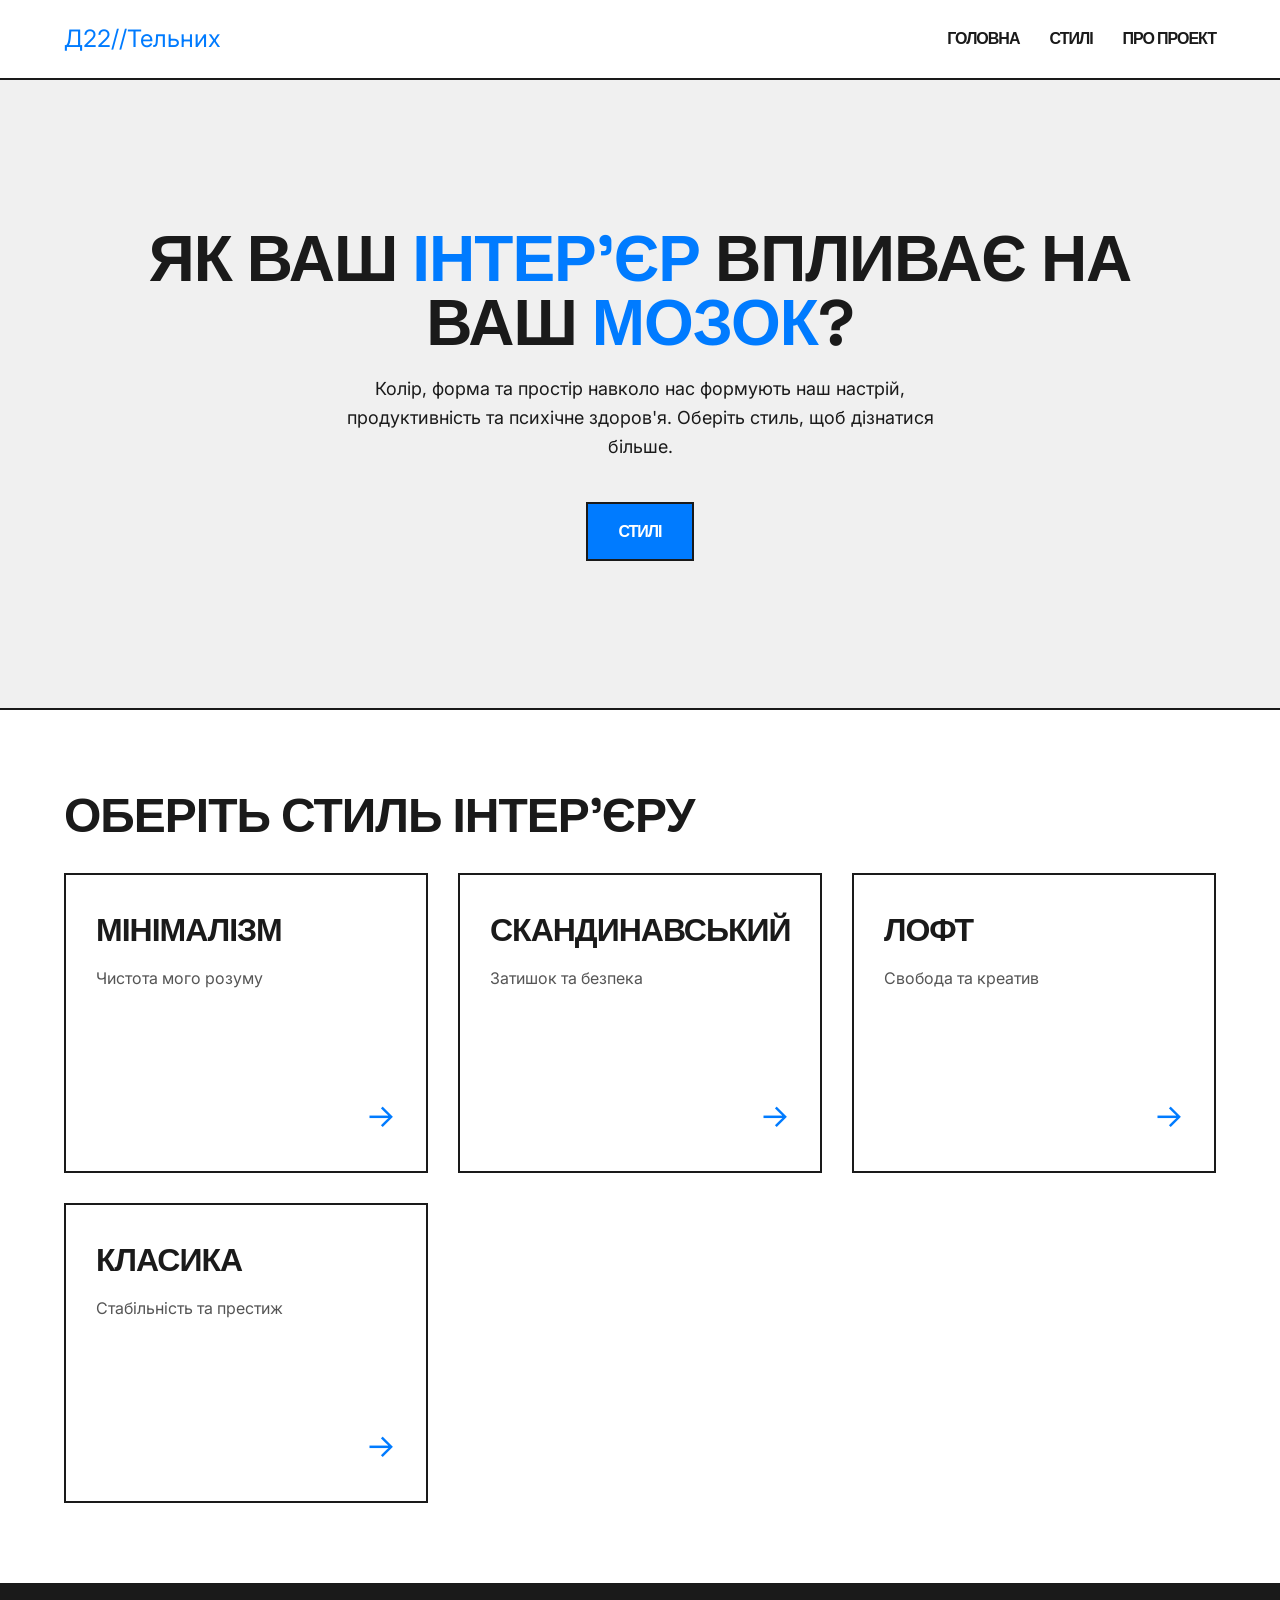
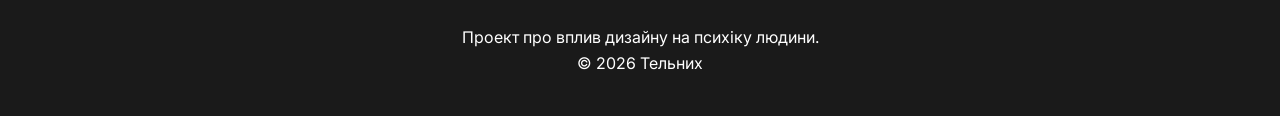
<file: index.html>
<!DOCTYPE html>
<html lang="uk">
<head>
    <meta charset="UTF-8">
    <meta name="viewport" content="width=device-width, initial-scale=1.0">
    <title>Психологія Інтер'єру | Простори та Емоції</title>
    <link rel="stylesheet" href="style.css">
</head>
<body>

    <nav class="navbar">
        <div class="logo">Д22//<span>Тельних</span></div>
        <ul class="nav-menu">
            <li><a href="index.html">Головна</a></li>
            <li><a href="#styles">Стилі</a></li>
            <li><a href="#">Про проект</a></li>
        </ul>
    </nav>

    <header class="header">
        <h1>Як ваш <span>інтер'єр</span> впливає на ваш <span>мозок</span>?</h1>
        <p>Колір, форма та простір навколо нас формують наш настрій, продуктивність та психічне здоров'я. Оберіть стиль, щоб дізнатися більше.</p>
        <a href="#styles" class="btn">Стилі</a>
    </header>

    <section id="styles" class="styles-list">
        <h2>Оберіть стиль інтер'єру</h2>
        
        <div class="cards-grid">
            <a href="minimalism.html" class="style-card">
                <div>
                    <h3 class="style-name">Мінімалізм</h3>
                    <p class="style-psych">Чистота мого розуму</p>
                </div>
                <div class="arrow">→</div>
            </a>

            <a href="scandinavian.html" class="style-card">
                <div>
                    <h3 class="style-name">Скандинавський</h3>
                    <p class="style-psych">Затишок та безпека</p>
                </div>
                <div class="arrow">→</div>
            </a>

            <a href="loft.html" class="style-card">
                <div>
                    <h3 class="style-name">Лофт</h3>
                    <p class="style-psych">Свобода та креатив</p>
                </div>
                <div class="arrow">→</div>
            </a>

            <a href="classic.html" class="style-card">
                <div>
                    <h3 class="style-name">Класика</h3>
                    <p class="style-psych">Стабільність та престиж</p>
                </div>
                <div class="arrow">→</div>
            </a>
        </div>
    </section>

    <footer class="footer">
        <p>Проект про вплив дизайну на психіку людини.</p>
        <p>&copy; 2026 Тельних</p>
    </footer>

</body>
</html>
</file>
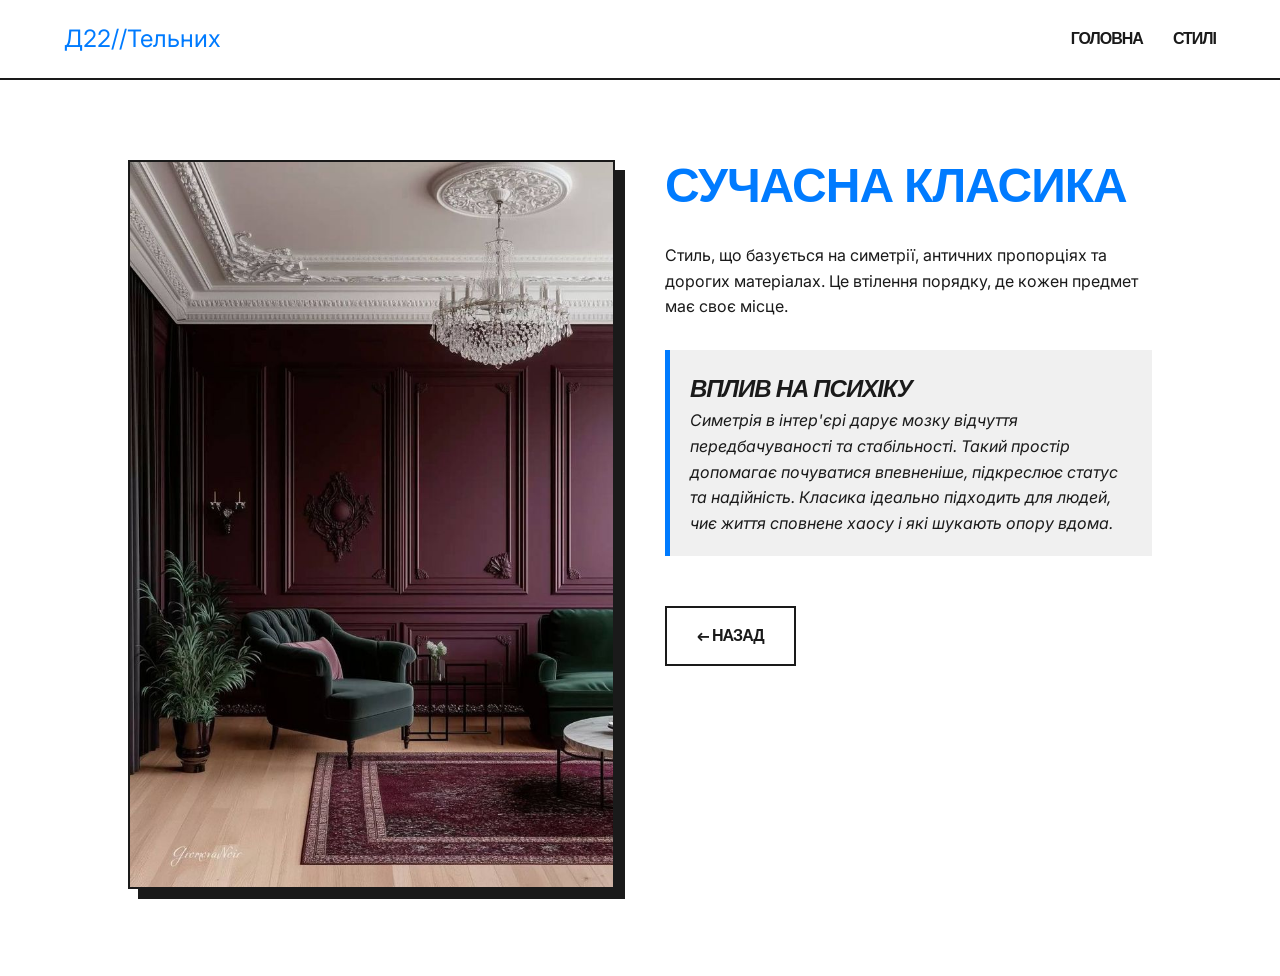
<file: classic.html>
<!DOCTYPE html>
<html lang="uk">
<head>
    <meta charset="UTF-8">
    <meta name="viewport" content="width=device-width, initial-scale=1.0">
    <title>Класика та Психіка</title>
    <link rel="stylesheet" href="style.css">
</head>
<body>
    <nav class="navbar">
        <div class="logo">Д22//<span>Тельних</span></div>
        <ul class="nav-menu">
            <li><a href="index.html">Головна</a></li>
            <li><a href="index.html#styles">Стилі</a></li>
        </ul>
    </nav>

    <section class="style-detail">
        <div class="detail-container">
            <div class="detail-image">
                <img src="img/клас.jpg" alt="Класичний інтер'єр">
            </div>
            <div class="detail-text">
                <h2>Сучасна Класика</h2>
                <p>Стиль, що базується на симетрії, античних пропорціях та дорогих матеріалах. Це втілення порядку, де кожен предмет має своє місце.</p>
                
                <div class="psych-effect">
                    <h3>Вплив на психіку</h3>
                    <p>Симетрія в інтер'єрі дарує мозку відчуття передбачуваності та стабільності. Такий простір допомагає почуватися впевненіше, підкреслює статус та надійність. Класика ідеально підходить для людей, чиє життя сповнене хаосу і які шукають опору вдома.</p>
                </div>
                <a href="index.html#styles" class="btn btn-back">← Назад</a>
            </div>
        </div>
    </section>
</body>
</html>
</file>
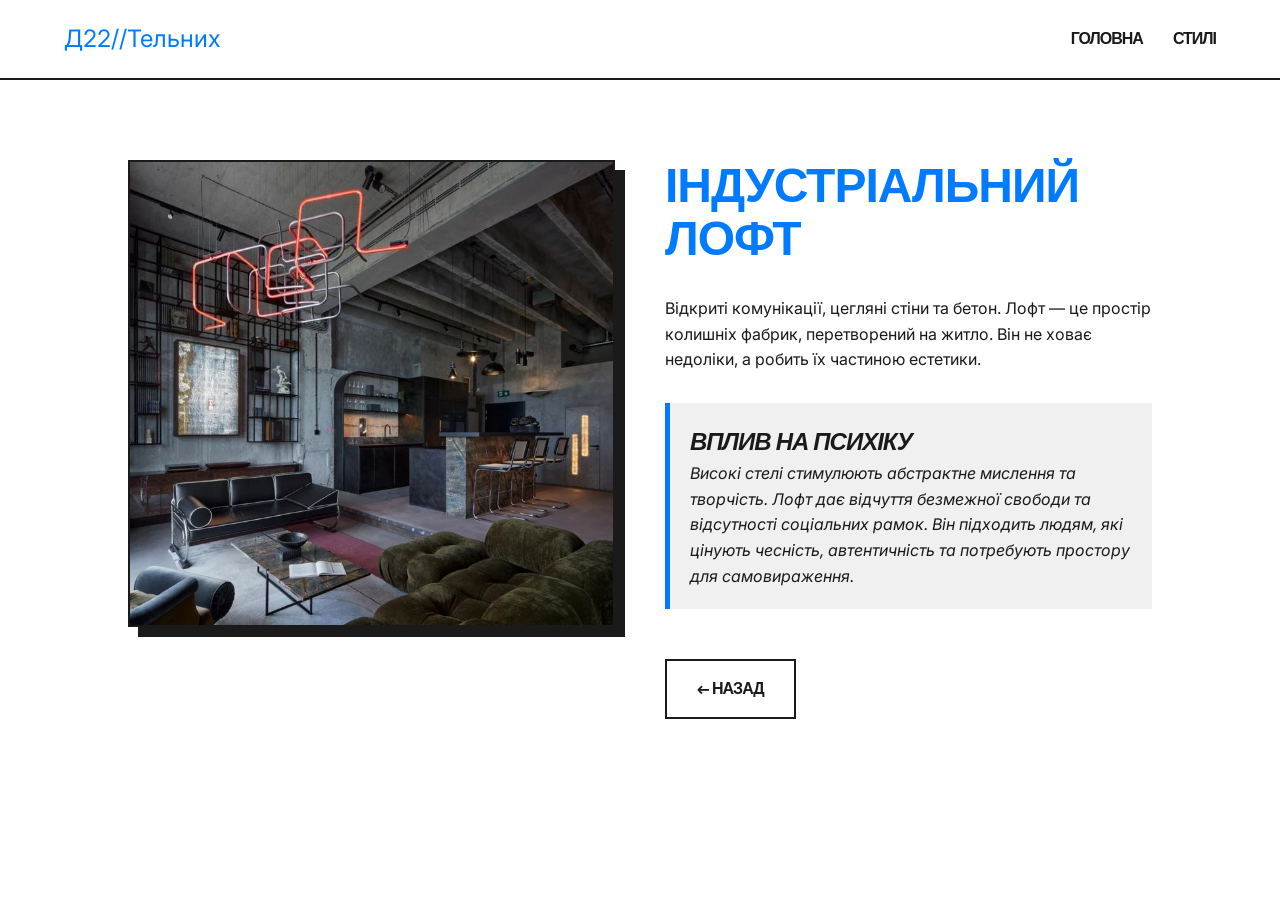
<file: loft.html>
<!DOCTYPE html>
<html lang="uk">
<head>
    <meta charset="UTF-8">
    <meta name="viewport" content="width=device-width, initial-scale=1.0">
    <title>Лофт та Психіка</title>
    <link rel="stylesheet" href="style.css">
</head>
<body>
    <nav class="navbar">
        <div class="logo">Д22//<span>Тельних</span></div>
        <ul class="nav-menu">
            <li><a href="index.html">Головна</a></li>
            <li><a href="index.html#styles">Стилі</a></li>
        </ul>
    </nav>

    <section class="style-detail">
        <div class="detail-container">
            <div class="detail-image">
                <img src="img/лофт.jpg" alt="Інтер'єр лофт">
            </div>
            <div class="detail-text">
                <h2>Індустріальний Лофт</h2>
                <p>Відкриті комунікації, цегляні стіни та бетон. Лофт — це простір колишніх фабрик, перетворений на житло. Він не ховає недоліки, а робить їх частиною естетики.</p>
                
                <div class="psych-effect">
                    <h3>Вплив на психіку</h3>
                    <p>Високі стелі стимулюють абстрактне мислення та творчість. Лофт дає відчуття безмежної свободи та відсутності соціальних рамок. Він підходить людям, які цінують чесність, автентичність та потребують простору для самовираження.</p>
                </div>
                <a href="index.html#styles" class="btn btn-back">← Назад</a>
            </div>
        </div>
    </section>
</body>
</html>
</file>
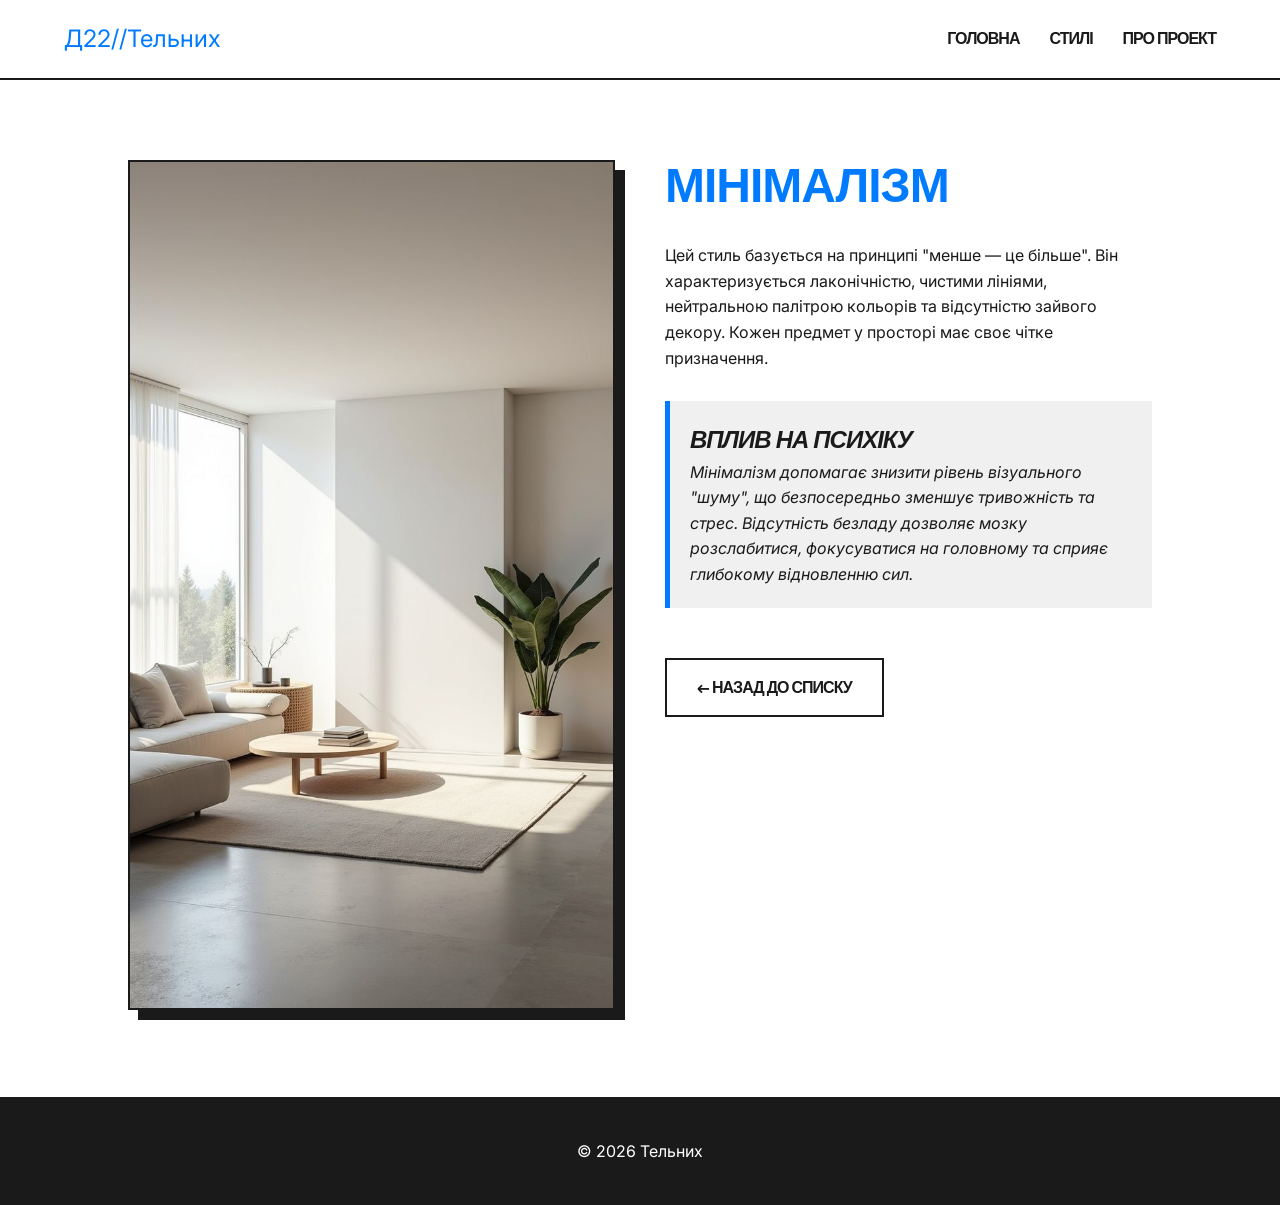
<file: minimalism.html>
<!DOCTYPE html>
<html lang="uk">
<head>
    <meta charset="UTF-8">
    <meta name="viewport" content="width=device-width, initial-scale=1.0">
    <title>Мінімалізм та Психіка </title>
    <link rel="stylesheet" href="style.css">
</head>
<body>

    <nav class="navbar">
        <div class="logo">Д22//<span>Тельних</span></div>
        <ul class="nav-menu">
            <li><a href="index.html">Головна</a></li>
            <li><a href="index.html#styles">Стилі</a></li>
            <li><a href="#">Про проект</a></li>
        </ul>
    </nav>

    <section class="style-detail">
        <div class="detail-container">
            <div class="detail-image">
                <img src="img/мин.jpg" alt="Інтер'єр в стилі мінімалізм">
            </div>

            <div class="detail-text">
                <h2>Мінімалізм</h2>
                <p>Цей стиль базується на принципі "менше — це більше". Він характеризується лаконічністю, чистими лініями, нейтральною палітрою кольорів та відсутністю зайвого декору. Кожен предмет у просторі має своє чітке призначення.</p>
                
                <div class="psych-effect">
                    <h3>Вплив на психіку</h3>
                    <p>Мінімалізм допомагає знизити рівень візуального "шуму", що безпосередньо зменшує тривожність та стрес. Відсутність безладу дозволяє мозку розслабитися, фокусуватися на головному та сприяє глибокому відновленню сил.</p>
                </div>

                <a href="index.html#styles" class="btn btn-back">← Назад до списку</a>
            </div>
        </div>
    </section>

    <footer class="footer">
        <p>&copy; 2026 Тельних</p>
    </footer>

</body>
</html>
</file>
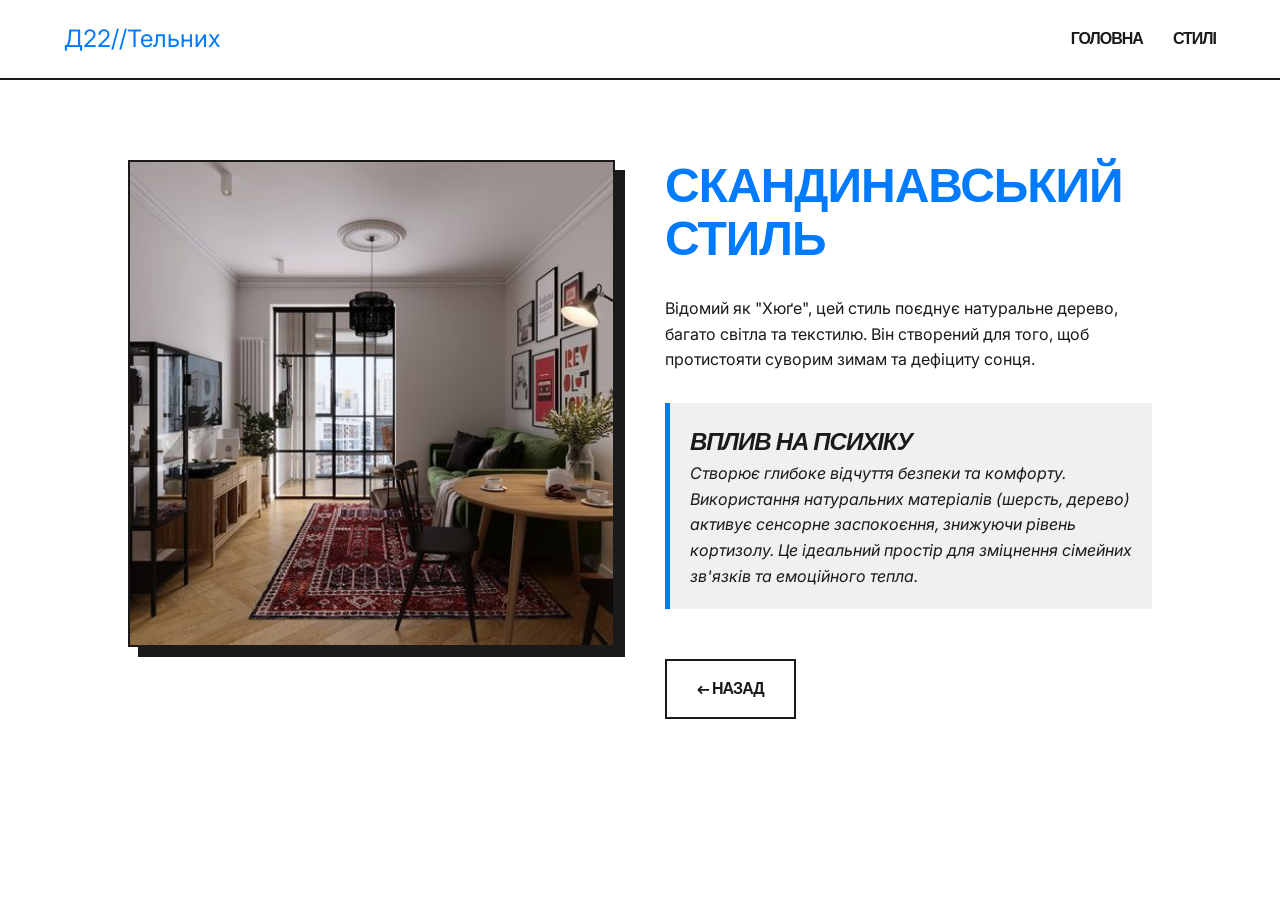
<file: scandinavian.html>
<!DOCTYPE html>
<html lang="uk">
<head>
    <meta charset="UTF-8">
    <meta name="viewport" content="width=device-width, initial-scale=1.0">
    <title>Скандинавський стиль та Психіка</title>
    <link rel="stylesheet" href="style.css">
</head>
<body>
    <nav class="navbar">
        <div class="logo">Д22//<span>Тельних</span></div>
        <ul class="nav-menu">
            <li><a href="index.html">Головна</a></li>
            <li><a href="index.html#styles">Стилі</a></li>
        </ul>
    </nav>

    <section class="style-detail">
        <div class="detail-container">
            <div class="detail-image">
                <img src="img/скан.jpg" alt="Скандинавський інтер'єр">
            </div>
            <div class="detail-text">
                <h2>Скандинавський стиль</h2>
                <p>Відомий як "Хюґе", цей стиль поєднує натуральне дерево, багато світла та текстилю. Він створений для того, щоб протистояти суворим зимам та дефіциту сонця.</p>
                
                <div class="psych-effect">
                    <h3>Вплив на психіку</h3>
                    <p>Створює глибоке відчуття безпеки та комфорту. Використання натуральних матеріалів (шерсть, дерево) активує сенсорне заспокоєння, знижуючи рівень кортизолу. Це ідеальний простір для зміцнення сімейних зв'язків та емоційного тепла.</p>
                </div>
                <a href="index.html#styles" class="btn btn-back">← Назад</a>
            </div>
        </div>
    </section>
</body>
</html>
</file>
<file: style.css>
/* 1. ПІДКЛЮЧЕННЯ ШРИФТІВ */
@import url('https://fonts.googleapis.com/css2?family=Inter:wght@400;500&family=Space+Grotesk:wght@700&display=swap');

:root {
    /* КОЛЬОРОВА ПАЛІТРА*/
    --bg-main: #FFFFFF;           
    --bg-accent: #F0F0F0;         
    --text-main: #1A1A1A;         
    --color-primary: #007BFF;     
    --color-secondary: #FFC107;  
    --border-color: #1A1A1A;     
    
    /* РОЗМІРИ ТЕКСТУ */
    --size-h1: 64px;        
    --size-h2: 48px;        
    --size-h3: 24px;
    --size-text: 18px;      
    --size-nav: 16px;       

    /* НАЛАШТУВАННЯ */
    --border-width: 2px;
    --transition: all 0.2s ease-in-out;
}

* {
    margin: 0;
    padding: 0;
    box-sizing: border-box;
    scroll-behavior: smooth;
}

body {
    background-color: var(--bg-main);
    color: var(--text-main);
    font-family: 'Inter', sans-serif;
    line-height: 1.6;
    overflow-x: hidden;
}

/* ШРИФТИ ДЛЯ ЗАГОЛОВКІВ */
h1, h2, h3, .nav-menu a, .btn, .style-name {
    font-family: 'Space Grotesk', sans-serif;
    font-weight: 700;
    text-transform: uppercase;
    letter-spacing: -1px;
}

h1 { font-size: var(--size-h1); line-height: 1; margin-bottom: 20px; }
h2 { font-size: var(--size-h2); line-height: 1.1; margin-bottom: 30px; }
h3 { font-size: var(--size-h3); }

/* ПОСИЛАННЯ ТА КНОПКИ */
a { text-decoration: none; color: inherit; transition: var(--transition); }

.btn {
    display: inline-block;
    padding: 15px 30px;
    background-color: var(--color-primary);
    color: white;
    border: var(--border-width) solid var(--border-color);
    text-align: center;
    cursor: pointer;
}

.btn:hover {
    background-color: var(--color-secondary);
    color: var(--text-main);
    transform: translate(-4px, -4px);
    box-shadow: 4px 4px 0px var(--border-color);
}

/* Кнопка Назад */
.btn-back {
    background-color: var(--bg-main);
    color: var(--text-main);
    margin-top: 50px;
}

/* 3. НАВІГАЦІЯ */
.navbar {
    display: flex;
    justify-content: space-between;
    align-items: center;
    padding: 20px 5%;
    background-color: var(--bg-main);
    border-bottom: var(--border-width) solid var(--border-color);
    position: sticky;
    top: 0;
    z-index: 1000;
}

.logo {
    font-size: 24px;
    color: var(--color-primary);
}

.nav-menu {
    display: flex;
    list-style: none;
    gap: 30px;
}

.nav-menu a {
    font-size: var(--size-nav);
    padding: 5px 0;
}

.nav-menu a:hover {
    color: var(--color-primary);
    border-bottom: 2px solid var(--color-primary);
}

/* 4. ГОЛОВНИЙ БАНЕР*/
.header {
    display: flex;
    flex-direction: column;
    justify-content: center;
    align-items: center;
    text-align: center;
    min-height: 70vh;
    padding: 0 10%;
    background-color: var(--bg-accent);
    border-bottom: var(--border-width) solid var(--border-color);
}

.header h1 span {
    color: var(--color-primary);
}

.header p {
    font-size: var(--size-text);
    max-width: 600px;
    margin-bottom: 40px;
}

/* 5. СПИСОК) */
.styles-list {
    padding: 80px 5%;
}

.cards-grid {
    display: grid;
    grid-template-columns: repeat(auto-fit, minmax(300px, 1fr));
    gap: 30px;
}

.style-card {
    background-color: var(--bg-main);
    border: var(--border-width) solid var(--border-color);
    padding: 30px;
    display: flex;
    flex-direction: column;
    justify-content: space-between;
    height: 300px;
    transition: var(--transition);
}

.style-card:hover {
    background-color: var(--color-primary);
    border-color: var(--border-color);
    transform: translate(-8px, -8px);
    box-shadow: 8px 8px 0px var(--border-color);
}

.style-card:hover .style-name,
.style-card:hover .style-psych {
    color: white;
}

.style-card:hover .arrow {
    color: var(--color-secondary);
}

.style-name {
    font-size: 32px;
    margin-bottom: 10px;
}

.style-psych {
    font-size: 16px;
    font-weight: 400;
    color: #555;
}

.arrow {
    font-size: 32px;
    color: var(--color-primary);
    align-self: flex-end;
}

/* 6. СТОРІНКА ДЕТАЛЕЙ СТИЛЮ */
.style-detail {
    padding: 80px 10%;
}

.detail-container {
    display: grid;
    grid-template-columns: 1fr 1fr; /* Дві колонки */
    gap: 50px;
    align-items: start;
}

.detail-image img {
    width: 100%;
    height: auto;
    border: var(--border-width) solid var(--border-color);
    box-shadow: 10px 10px 0px var(--border-color);
}

.detail-text h2 {
    color: var(--color-primary);
}

.detail-text .psych-effect {
    background-color: var(--bg-accent);
    padding: 20px;
    border-left: 5px solid var(--color-primary);
    margin-top: 30px;
    font-style: italic;
}

/* 7. ФУТЕР */
.footer {
    padding: 40px 5%;
    background-color: var(--border-color);
    color: var(--bg-main);
    text-align: center;
    border-top: var(--border-width) solid var(--border-color);
}
</file>
